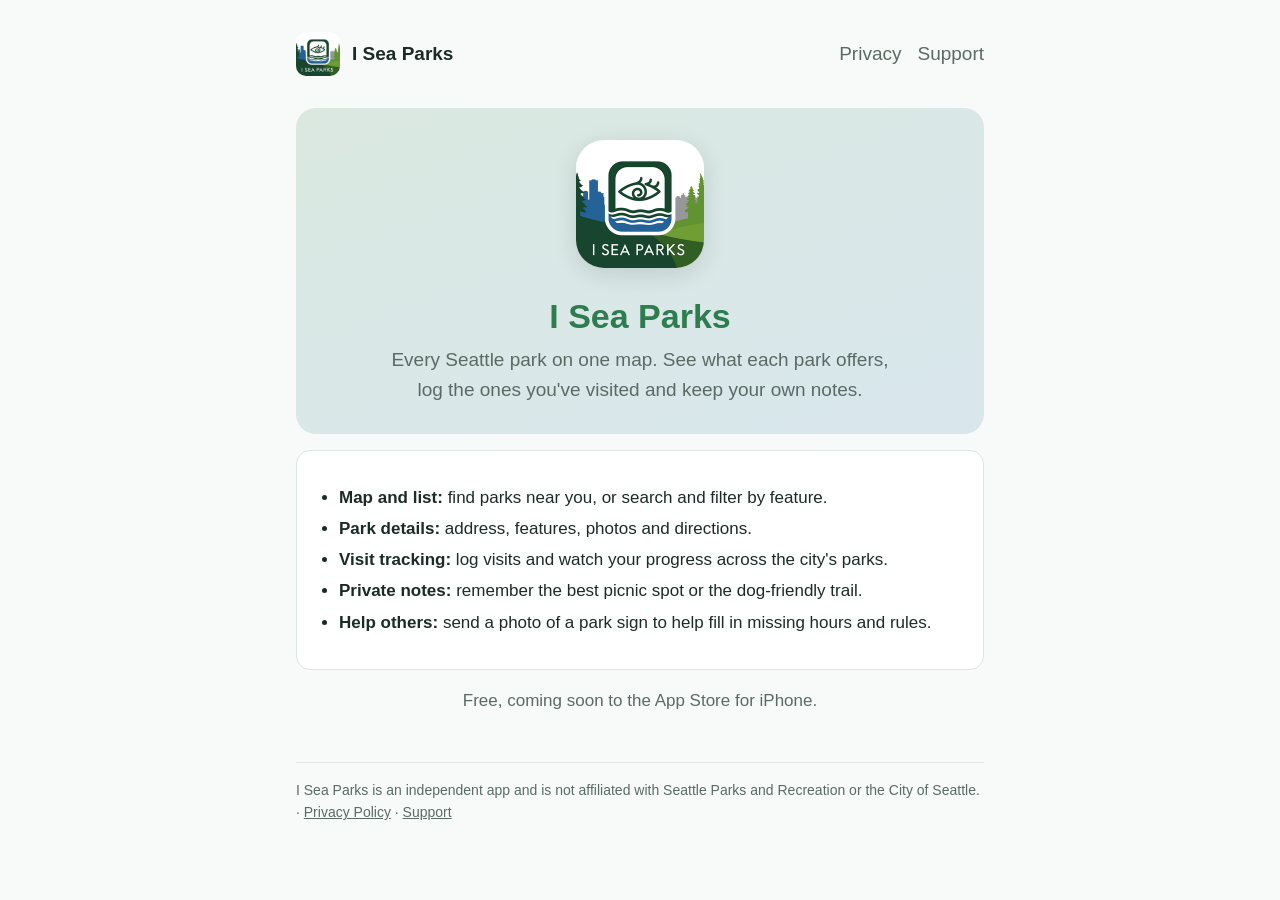
<file: index.html>
<!DOCTYPE html>
<html lang="en">
<head>
  <meta charset="utf-8">
  <meta name="viewport" content="width=device-width, initial-scale=1">
  <title>I Sea Parks</title>
  <meta name="description" content="Explore Seattle's public parks on a map, see what each one offers, and keep track of the parks you've visited.">
  <link rel="icon" href="favicon.png">
  <link rel="apple-touch-icon" href="apple-touch-icon.png">
  <link rel="stylesheet" href="style.css">
</head>
<body>
<div class="wrap">
  <header class="site">
    <img src="icon-256.png" alt="">
    <a href="./">I Sea Parks</a>
    <nav class="site"><a href="privacy/">Privacy</a><a href="support/">Support</a></nav>
  </header>

  <main>
    <section class="hero">
      <img src="icon-256.png" alt="I Sea Parks app icon">
      <h1>I Sea Parks</h1>
      <p>Every Seattle park on one map. See what each park offers, log the ones you've visited and
      keep your own notes.</p>
    </section>

    <div class="card">
      <ul>
        <li><strong>Map and list:</strong> find parks near you, or search and filter by feature.</li>
        <li><strong>Park details:</strong> address, features, photos and directions.</li>
        <li><strong>Visit tracking:</strong> log visits and watch your progress across the city's parks.</li>
        <li><strong>Private notes:</strong> remember the best picnic spot or the dog-friendly trail.</li>
        <li><strong>Help others:</strong> send a photo of a park sign to help fill in missing hours and rules.</li>
      </ul>
    </div>

    <p class="muted" style="text-align:center">Free, coming soon to the App Store for iPhone.</p>
  </main>

  <footer class="site">
    I Sea Parks is an independent app and is not affiliated with Seattle Parks and Recreation or
    the City of Seattle. · <a href="privacy/">Privacy Policy</a> · <a href="support/">Support</a>
  </footer>
</div>
</body>
</html>
</file>
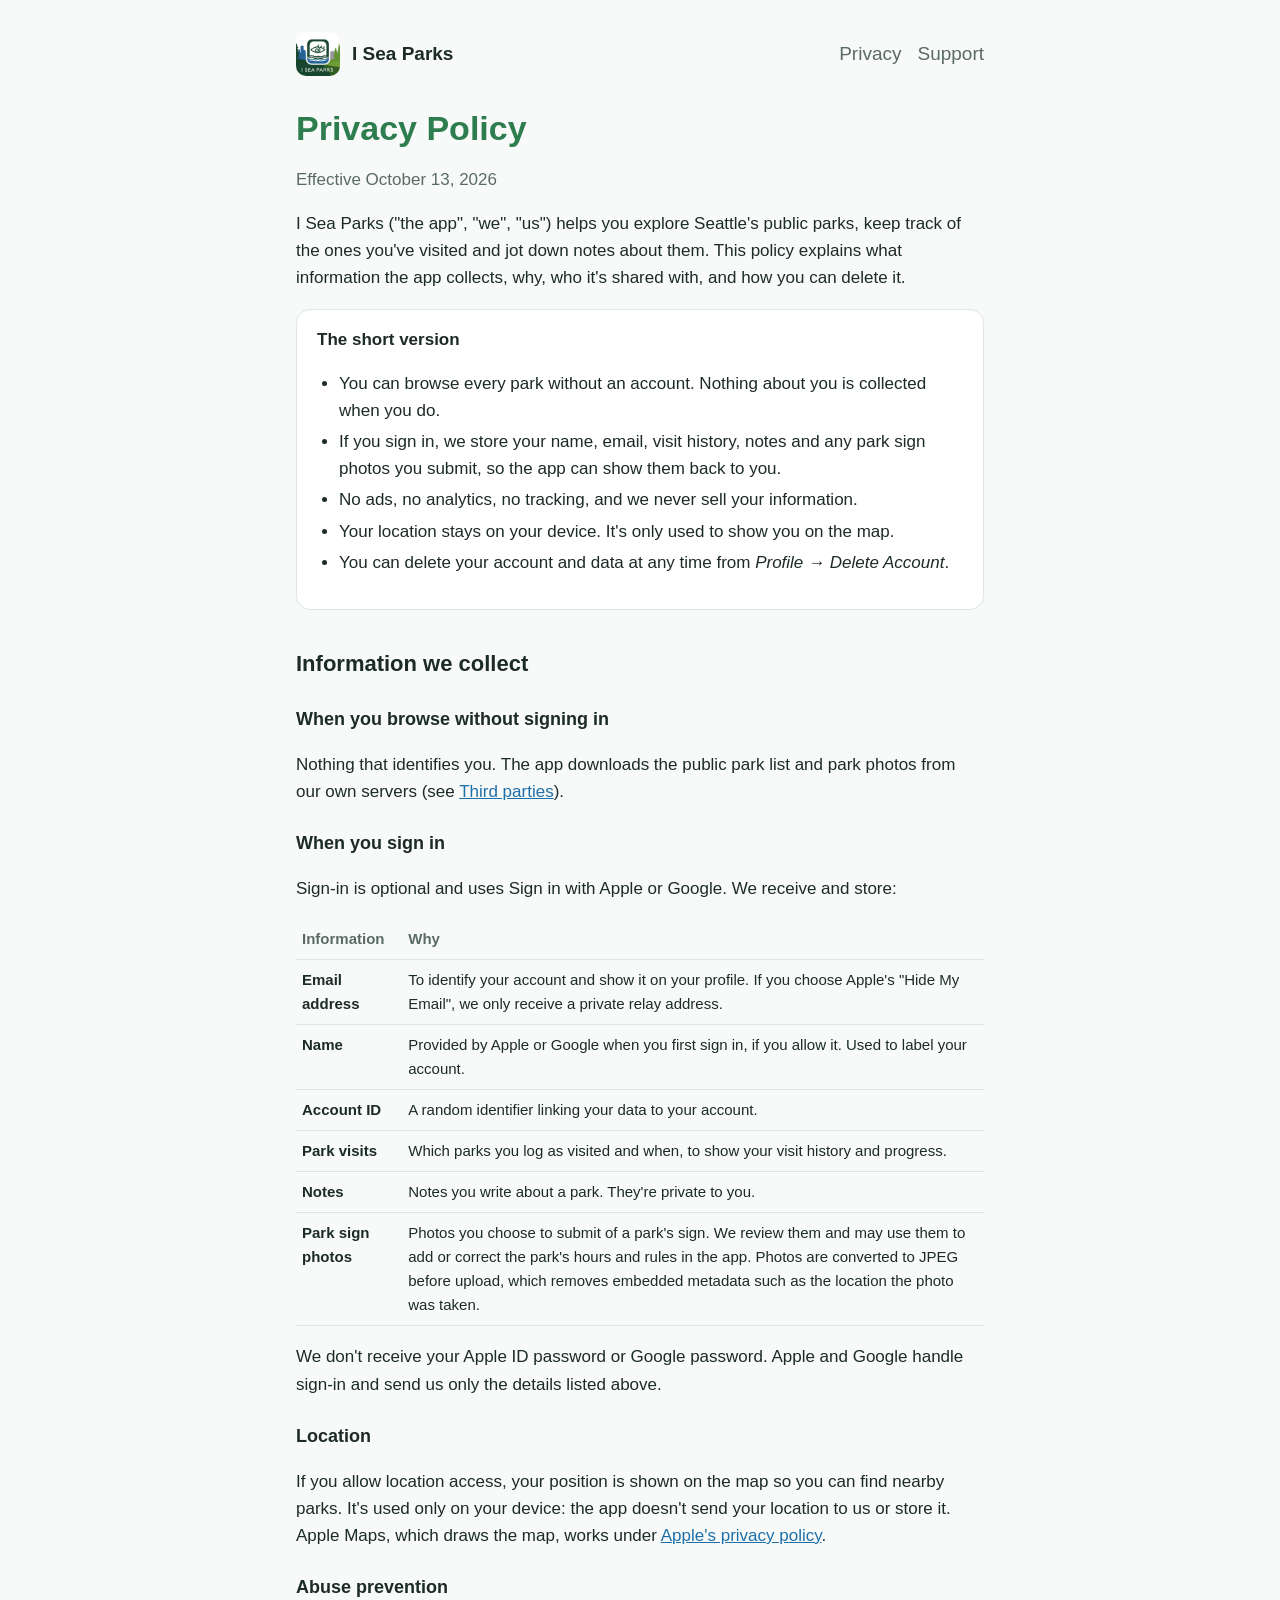
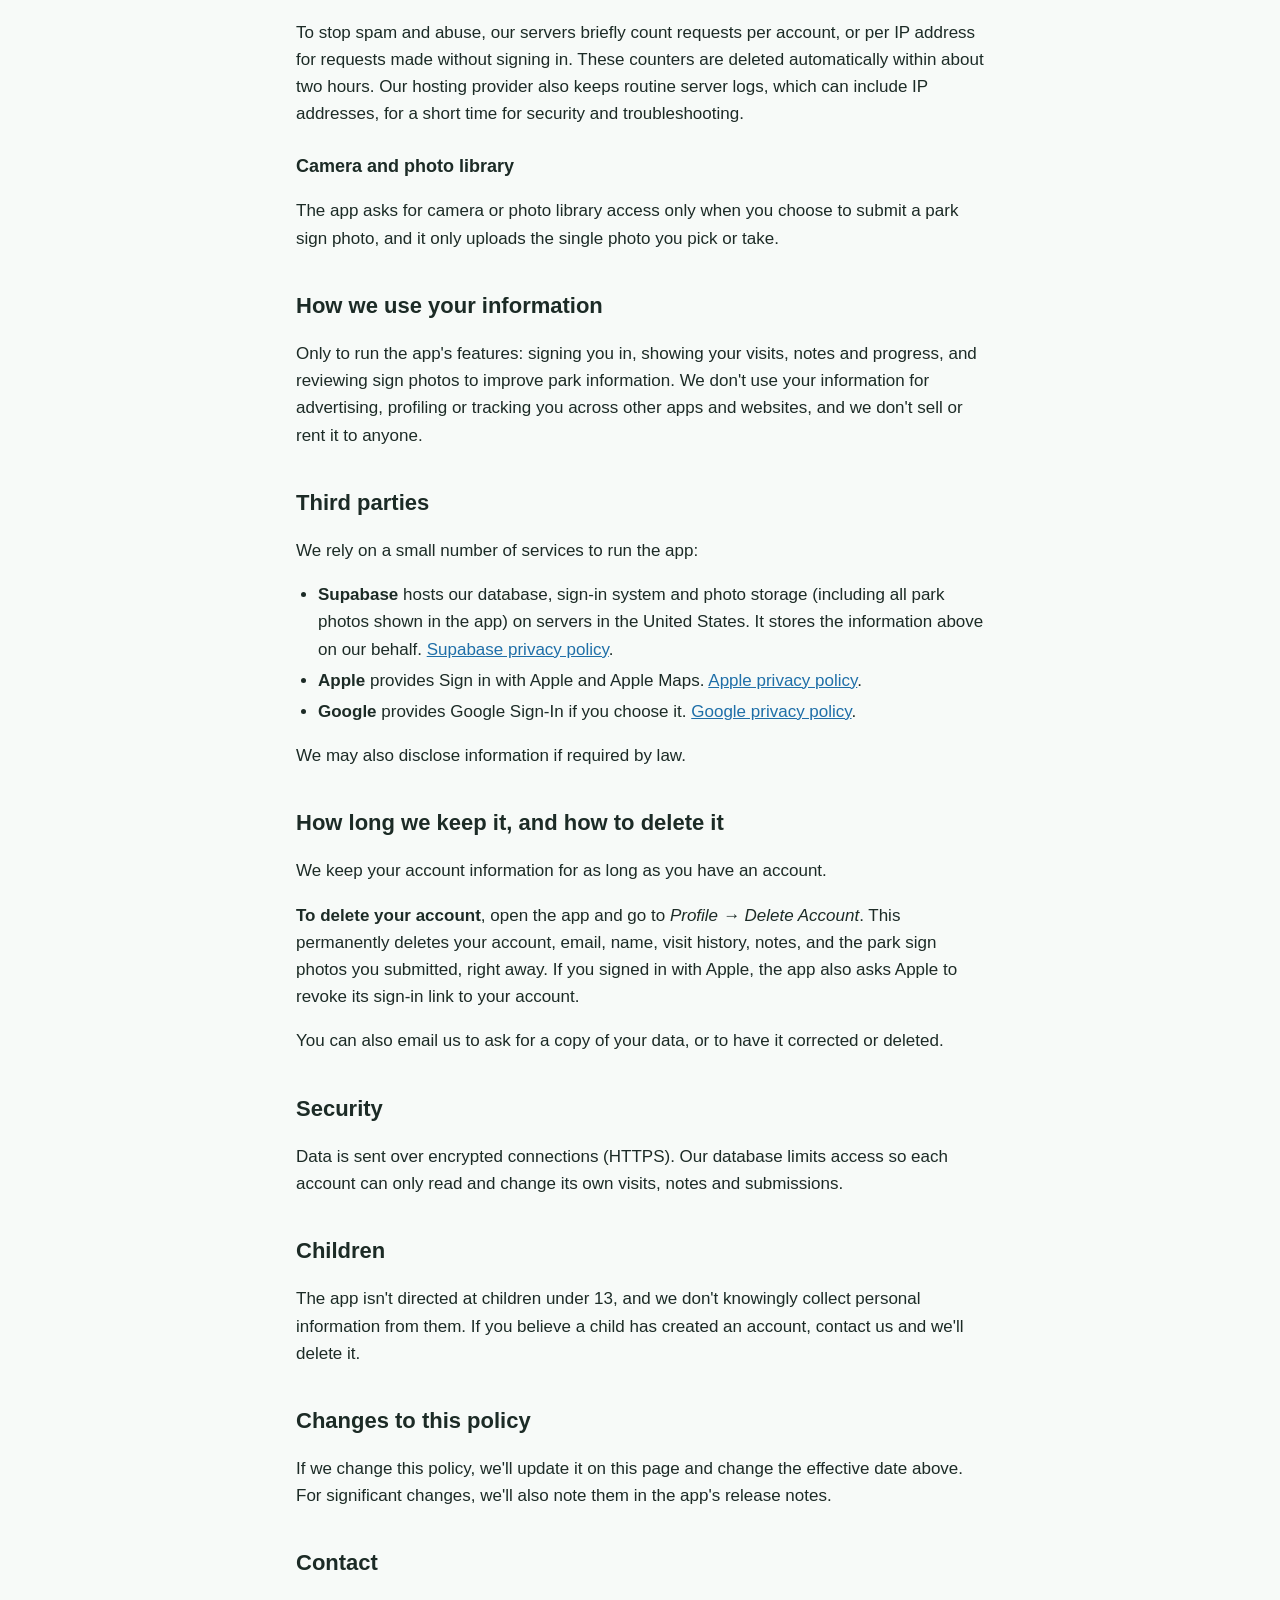
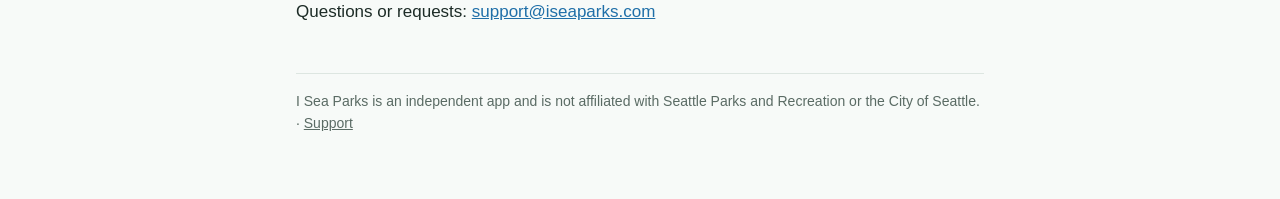
<file: privacy/index.html>
<!DOCTYPE html>
<html lang="en">
<head>
  <meta charset="utf-8">
  <meta name="viewport" content="width=device-width, initial-scale=1">
  <title>Privacy Policy · I Sea Parks</title>
  <meta name="description" content="How the I Sea Parks app collects, uses and deletes your information.">
  <link rel="icon" href="../favicon.png">
  <link rel="apple-touch-icon" href="../apple-touch-icon.png">
  <link rel="stylesheet" href="../style.css">
</head>
<body>
<div class="wrap">
  <header class="site">
    <img src="../icon-256.png" alt="">
    <a href="../">I Sea Parks</a>
    <nav class="site"><a href="../privacy/">Privacy</a><a href="../support/">Support</a></nav>
  </header>

  <main>
    <h1>Privacy Policy</h1>
    <p class="muted">Effective October 13, 2026</p>

    <p>I Sea Parks ("the app", "we", "us") helps you explore Seattle's public parks, keep track of
    the ones you've visited and jot down notes about them. This policy explains what information the
    app collects, why, who it's shared with, and how you can delete it.</p>

    <div class="card">
      <strong>The short version</strong>
      <ul>
        <li>You can browse every park without an account. Nothing about you is collected when you do.</li>
        <li>If you sign in, we store your name, email, visit history, notes and any park sign photos you submit, so the app can show them back to you.</li>
        <li>No ads, no analytics, no tracking, and we never sell your information.</li>
        <li>Your location stays on your device. It's only used to show you on the map.</li>
        <li>You can delete your account and data at any time from <em>Profile → Delete Account</em>.</li>
      </ul>
    </div>

    <h2>Information we collect</h2>

    <h3>When you browse without signing in</h3>
    <p>Nothing that identifies you. The app downloads the public park list and park photos from our
    own servers (see <a href="#third-parties">Third parties</a>).</p>

    <h3>When you sign in</h3>
    <p>Sign-in is optional and uses Sign in with Apple or Google. We receive and store:</p>
    <table>
      <tr><th>Information</th><th>Why</th></tr>
      <tr><td><strong>Email address</strong></td><td>To identify your account and show it on your profile. If you choose Apple's "Hide My Email", we only receive a private relay address.</td></tr>
      <tr><td><strong>Name</strong></td><td>Provided by Apple or Google when you first sign in, if you allow it. Used to label your account.</td></tr>
      <tr><td><strong>Account ID</strong></td><td>A random identifier linking your data to your account.</td></tr>
      <tr><td><strong>Park visits</strong></td><td>Which parks you log as visited and when, to show your visit history and progress.</td></tr>
      <tr><td><strong>Notes</strong></td><td>Notes you write about a park. They're private to you.</td></tr>
      <tr><td><strong>Park sign photos</strong></td><td>Photos you choose to submit of a park's sign. We review them and may use them to add or correct the park's hours and rules in the app. Photos are converted to JPEG before upload, which removes embedded metadata such as the location the photo was taken.</td></tr>
    </table>
    <p>We don't receive your Apple ID password or Google password. Apple and Google handle sign-in
    and send us only the details listed above.</p>

    <h3>Location</h3>
    <p>If you allow location access, your position is shown on the map so you can find nearby
    parks. It's used only on your device: the app doesn't send your location to us or store it.
    Apple Maps, which draws the map, works under <a href="https://www.apple.com/legal/privacy/">Apple's privacy policy</a>.</p>

    <h3>Abuse prevention</h3>
    <p>To stop spam and abuse, our servers briefly count requests per account, or per IP address
    for requests made without signing in. These counters are deleted automatically within about
    two hours. Our hosting provider also keeps routine server logs, which can include IP addresses,
    for a short time for security and troubleshooting.</p>

    <h3>Camera and photo library</h3>
    <p>The app asks for camera or photo library access only when you choose to submit a park sign
    photo, and it only uploads the single photo you pick or take.</p>

    <h2>How we use your information</h2>
    <p>Only to run the app's features: signing you in, showing your visits, notes and progress, and
    reviewing sign photos to improve park information. We don't use your information for
    advertising, profiling or tracking you across other apps and websites, and we don't sell or
    rent it to anyone.</p>

    <h2 id="third-parties">Third parties</h2>
    <p>We rely on a small number of services to run the app:</p>
    <ul>
      <li><strong>Supabase</strong> hosts our database, sign-in system and photo storage (including all park photos shown in the app) on servers in the United States. It stores the information above on our behalf. <a href="https://supabase.com/privacy">Supabase privacy policy</a>.</li>
      <li><strong>Apple</strong> provides Sign in with Apple and Apple Maps. <a href="https://www.apple.com/legal/privacy/">Apple privacy policy</a>.</li>
      <li><strong>Google</strong> provides Google Sign-In if you choose it. <a href="https://policies.google.com/privacy">Google privacy policy</a>.</li>
    </ul>
    <p>We may also disclose information if required by law.</p>

    <h2>How long we keep it, and how to delete it</h2>
    <p>We keep your account information for as long as you have an account.</p>
    <p><strong>To delete your account</strong>, open the app and go to <em>Profile → Delete Account</em>.
    This permanently deletes your account, email, name, visit history, notes, and the park sign
    photos you submitted, right away. If you signed in with Apple, the app also asks Apple to
    revoke its sign-in link to your account.</p>
    <p>You can also email us to ask for a copy of your data, or to have it corrected or deleted.</p>

    <h2>Security</h2>
    <p>Data is sent over encrypted connections (HTTPS). Our database limits access so each account
    can only read and change its own visits, notes and submissions.</p>

    <h2>Children</h2>
    <p>The app isn't directed at children under 13, and we don't knowingly collect personal
    information from them. If you believe a child has created an account, contact us and we'll
    delete it.</p>

    <h2>Changes to this policy</h2>
    <p>If we change this policy, we'll update it on this page and change the effective date above.
    For significant changes, we'll also note them in the app's release notes.</p>

    <h2>Contact</h2>
    <p>Questions or requests: <a href="mailto:support@iseaparks.com">support@iseaparks.com</a></p>
  </main>

  <footer class="site">
    I Sea Parks is an independent app and is not affiliated with Seattle Parks and Recreation or
    the City of Seattle. · <a href="../support/">Support</a>
  </footer>
</div>
</body>
</html>
</file>
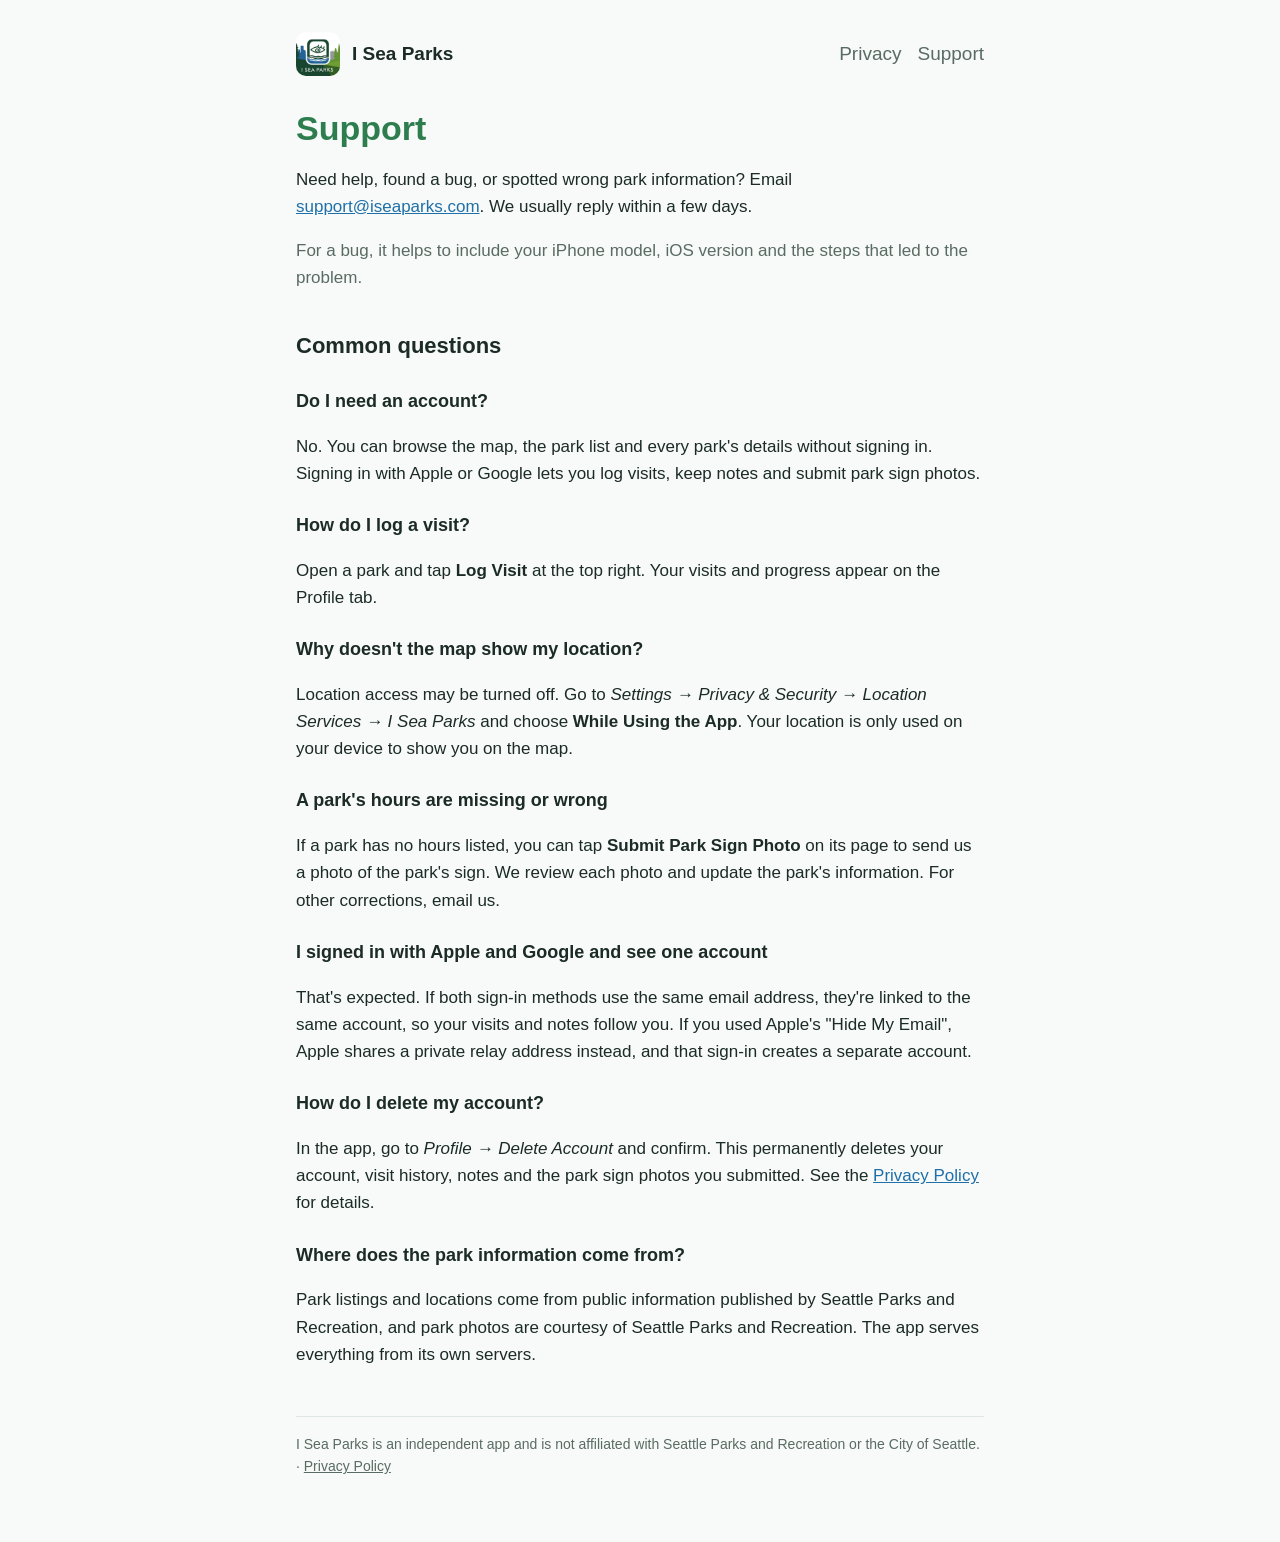
<file: support/index.html>
<!DOCTYPE html>
<html lang="en">
<head>
  <meta charset="utf-8">
  <meta name="viewport" content="width=device-width, initial-scale=1">
  <title>Support · I Sea Parks</title>
  <meta name="description" content="Help and contact information for the I Sea Parks app.">
  <link rel="icon" href="../favicon.png">
  <link rel="apple-touch-icon" href="../apple-touch-icon.png">
  <link rel="stylesheet" href="../style.css">
</head>
<body>
<div class="wrap">
  <header class="site">
    <img src="../icon-256.png" alt="">
    <a href="../">I Sea Parks</a>
    <nav class="site"><a href="../privacy/">Privacy</a><a href="../support/">Support</a></nav>
  </header>

  <main>
    <h1>Support</h1>
    <p>Need help, found a bug, or spotted wrong park information? Email
    <a href="mailto:support@iseaparks.com">support@iseaparks.com</a>. We usually reply within a few days.</p>
    <p class="muted">For a bug, it helps to include your iPhone model, iOS version and the steps that led to the problem.</p>

    <h2>Common questions</h2>

    <h3>Do I need an account?</h3>
    <p>No. You can browse the map, the park list and every park's details without signing in.
    Signing in with Apple or Google lets you log visits, keep notes and submit park sign photos.</p>

    <h3>How do I log a visit?</h3>
    <p>Open a park and tap <strong>Log Visit</strong> at the top right. Your visits and progress
    appear on the Profile tab.</p>

    <h3>Why doesn't the map show my location?</h3>
    <p>Location access may be turned off. Go to <em>Settings → Privacy &amp; Security → Location
    Services → I Sea Parks</em> and choose <strong>While Using the App</strong>. Your location is
    only used on your device to show you on the map.</p>

    <h3>A park's hours are missing or wrong</h3>
    <p>If a park has no hours listed, you can tap <strong>Submit Park Sign Photo</strong> on its page
    to send us a photo of the park's sign. We review each photo and update the park's information.
    For other corrections, email us.</p>

    <h3>I signed in with Apple and Google and see one account</h3>
    <p>That's expected. If both sign-in methods use the same email address, they're linked to the
    same account, so your visits and notes follow you. If you used Apple's "Hide My Email", Apple
    shares a private relay address instead, and that sign-in creates a separate account.</p>

    <h3>How do I delete my account?</h3>
    <p>In the app, go to <em>Profile → Delete Account</em> and confirm. This permanently deletes your
    account, visit history, notes and the park sign photos you submitted. See the
    <a href="../privacy/">Privacy Policy</a> for details.</p>

    <h3>Where does the park information come from?</h3>
    <p>Park listings and locations come from public information published by Seattle Parks and
    Recreation, and park photos are courtesy of Seattle Parks and Recreation. The app serves
    everything from its own servers.</p>
  </main>

  <footer class="site">
    I Sea Parks is an independent app and is not affiliated with Seattle Parks and Recreation or
    the City of Seattle. · <a href="../privacy/">Privacy Policy</a>
  </footer>
</div>
</body>
</html>
</file>
<file: style.css>
:root {
  --bg: #f7faf8;
  --surface: #ffffff;
  --text: #1c2b26;
  --muted: #5a6b64;
  --accent: #2e7d4f;   /* evergreen, ParkColors.unvisited */
  --link: #1f6fa8;     /* Puget Sound blue, ParkColors.visited */
  --border: #dde6e1;
}
@media (prefers-color-scheme: dark) {
  :root {
    --bg: #0f1614;
    --surface: #17211e;
    --text: #e6eeea;
    --muted: #9fb0a9;
    --accent: #5cbf86;
    --link: #5aa8e0;
    --border: #2a3833;
  }
}
* { box-sizing: border-box; }
body {
  margin: 0;
  background: var(--bg);
  color: var(--text);
  font: 17px/1.6 -apple-system, BlinkMacSystemFont, "SF Pro Text", "Helvetica Neue", Arial, sans-serif;
  -webkit-text-size-adjust: 100%;
}
.wrap { max-width: 720px; margin: 0 auto; padding: 32px 16px 64px; }
header.site { display: flex; align-items: center; gap: 12px; margin-bottom: 32px; }
header.site img { width: 44px; height: 44px; border-radius: 10px; }
header.site a { color: var(--text); text-decoration: none; font-weight: 600; font-size: 19px; }
nav.site { margin-left: auto; display: flex; gap: 16px; font-size: 15px; }
nav.site a { color: var(--muted); font-weight: 500; }
h1 { font-size: 34px; line-height: 1.2; margin: 0 0 8px; color: var(--accent); }
h2 { font-size: 22px; margin: 36px 0 8px; }
h3 { font-size: 18px; margin: 24px 0 4px; }
p, li { color: var(--text); }
.muted { color: var(--muted); }
a { color: var(--link); }
ul { padding-left: 22px; }
li { margin: 4px 0; }
.card {
  background: var(--surface);
  border: 1px solid var(--border);
  border-radius: 14px;
  padding: 16px 20px;
  margin: 16px 0;
}
.hero {
  text-align: center;
  padding: 32px 16px 28px;
  border-radius: 20px;
  background: linear-gradient(160deg, color-mix(in srgb, var(--accent) 14%, transparent), color-mix(in srgb, var(--link) 14%, transparent));
}
.hero img { width: 128px; height: 128px; border-radius: 28px; box-shadow: 0 6px 24px rgba(0,0,0,.12); }
.hero h1 { margin-top: 20px; }
.hero p { font-size: 19px; color: var(--muted); max-width: 520px; margin: 8px auto 0; }
table { width: 100%; border-collapse: collapse; font-size: 15px; }
th, td { text-align: left; padding: 8px 6px; border-bottom: 1px solid var(--border); vertical-align: top; }
th { color: var(--muted); font-weight: 600; }
footer.site { margin-top: 48px; padding-top: 16px; border-top: 1px solid var(--border); font-size: 14px; color: var(--muted); }
footer.site a { color: var(--muted); }
@media (max-width: 480px) {
  h1 { font-size: 28px; }
  nav.site { gap: 12px; }
  header.site a { font-size: 17px; }
}
</file>
